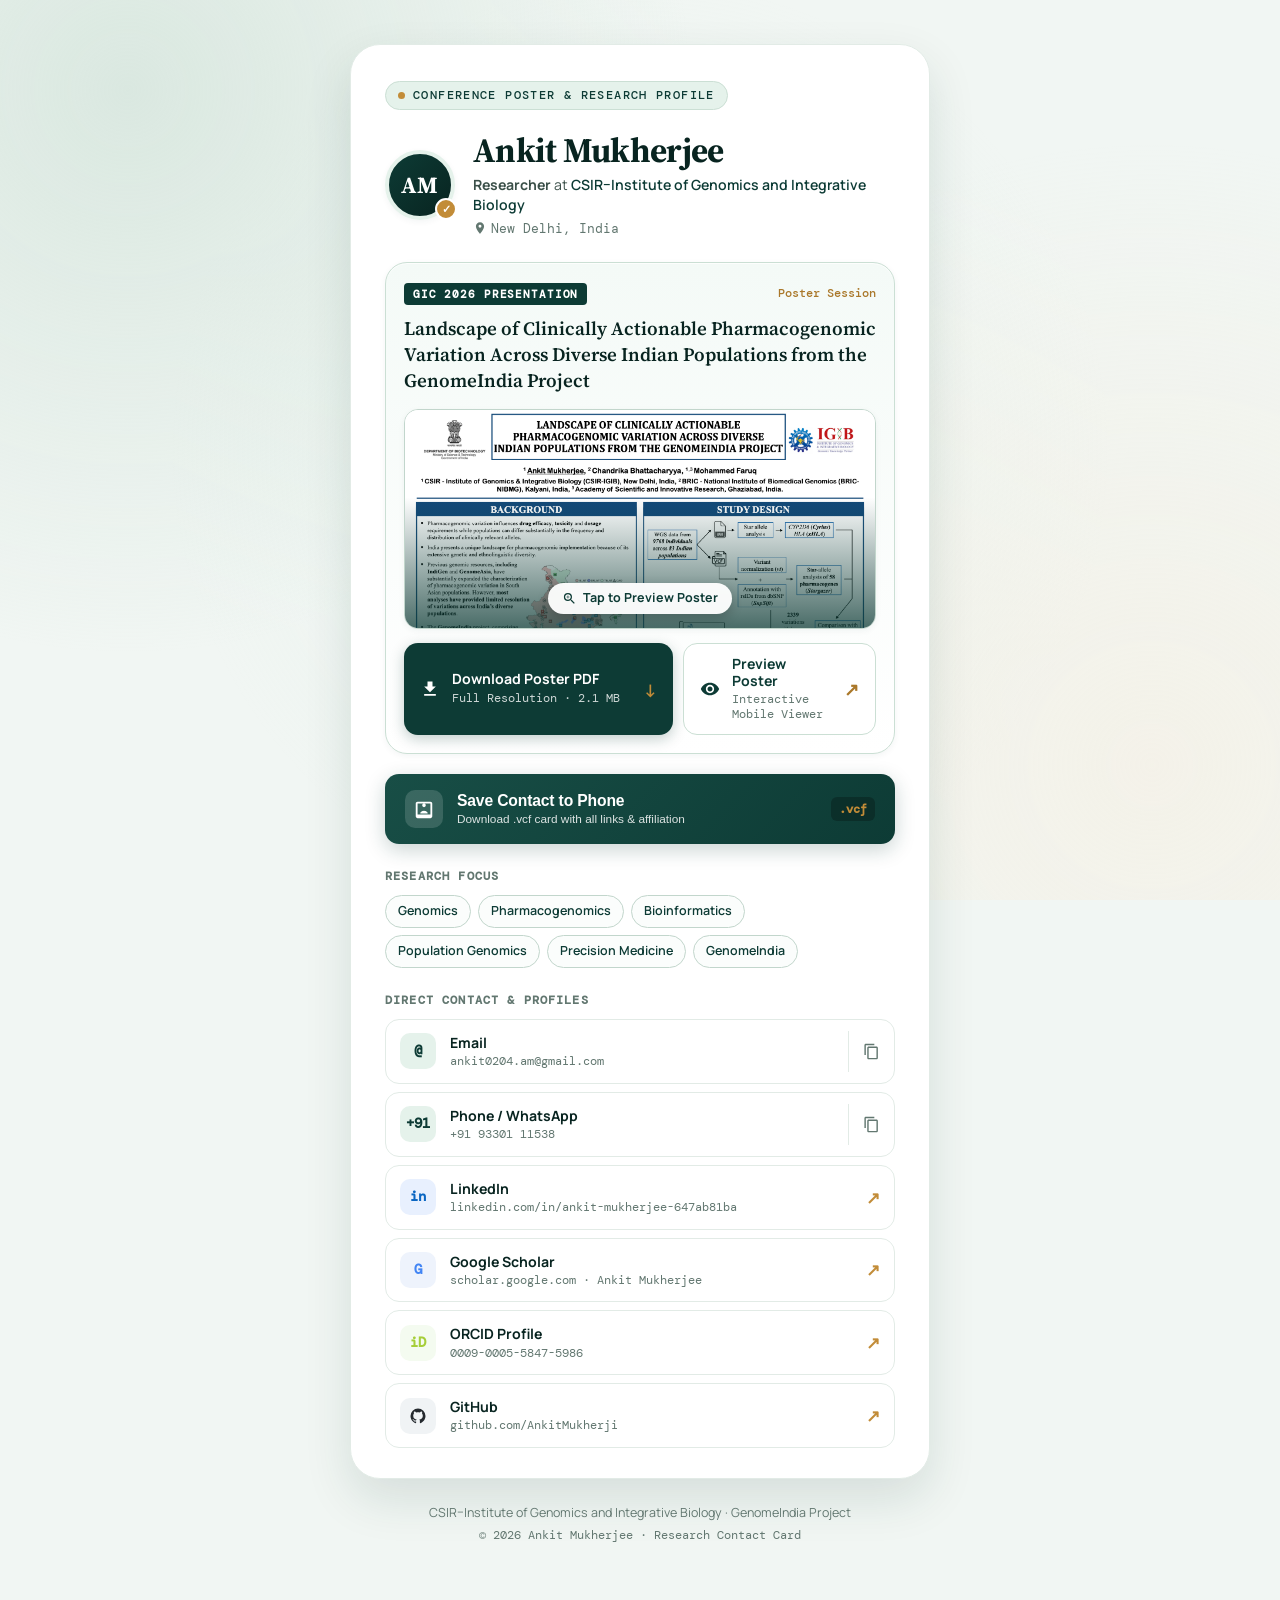
<file: index.html>
<!doctype html>
<html lang="en">
  <head>
    <meta charset="utf-8">
    <meta name="viewport" content="width=device-width, initial-scale=1, viewport-fit=cover">
    <meta name="theme-color" content="#0d3b35">
    <meta name="description" content="Research contact card and conference poster for Ankit Mukherjee (CSIR-IGIB). Download the GIC 2026 poster on pharmacogenomics in Indian populations and save contact details.">
    <meta name="author" content="Ankit Mukherjee">

    <!-- Open Graph / Social Media -->
    <meta property="og:type" content="profile">
    <meta property="og:title" content="Ankit Mukherjee | Research Contact & Poster (GIC 2026)">
    <meta property="og:description" content="Landscape of Clinically Actionable Pharmacogenomic Variation Across Diverse Indian Populations from the GenomeIndia Project — CSIR-IGIB.">
    <meta property="og:image" content="assets/poster-preview.png">
    <meta property="og:url" content="https://ankitmukherji.github.io/ankit-research-contact-card/">

    <!-- Twitter Card -->
    <meta name="twitter:card" content="summary_large_image">
    <meta name="twitter:title" content="Ankit Mukherjee | Research Contact & Poster (GIC 2026)">
    <meta name="twitter:description" content="Landscape of Clinically Actionable Pharmacogenomic Variation Across Diverse Indian Populations from the GenomeIndia Project — CSIR-IGIB.">
    <meta name="twitter:image" content="assets/poster-preview.png">

    <title>Ankit Mukherjee | Research Contact & Poster (GIC 2026)</title>

    <!-- Google Fonts -->
    <link rel="preconnect" href="https://fonts.googleapis.com">
    <link rel="preconnect" href="https://fonts.gstatic.com" crossorigin>
    <link href="https://fonts.googleapis.com/css2?family=DM+Mono:ital,wght@0,400;0,500;1,400&family=Manrope:wght@400;500;600;700;800&family=Source+Serif+4:ital,opsz,wght@0,8..60,600;0,8..60,700;1,8..60,400&display=swap" rel="stylesheet">
    
    <link rel="stylesheet" href="styles.css">
  </head>
  <body>
    <div class="background-mesh" aria-hidden="true"></div>

    <main class="shell">
      <section class="card" aria-labelledby="profile-name">
        <!-- Eyebrow Tag -->
        <div class="eyebrow">
          <span class="pulse-dot"></span>
          <span>CONFERENCE POSTER &amp; RESEARCH PROFILE</span>
        </div>

        <!-- Identity Section -->
        <header class="identity">
          <div class="monogram-wrapper">
            <div class="monogram" aria-hidden="true">AM</div>
            <div class="badge-check" title="Verified Researcher Profile">✓</div>
          </div>
          <div class="identity-text">
            <h1 id="profile-name">Ankit Mukherjee</h1>
            <p class="role-affiliation">
              <strong>Researcher</strong> at <span class="highlight-org">CSIR–Institute of Genomics and Integrative Biology</span>
            </p>
            <p class="location">
              <svg class="icon-inline" viewBox="0 0 24 24" aria-hidden="true"><path d="M12 2C8.13 2 5 5.13 5 9c0 5.25 7 13 7 13s7-7.75 7-13c0-3.87-3.13-7-7-7zm0 9.5a2.5 2.5 0 0 1 0-5 2.5 2.5 0 0 1 0 5z"/></svg>
              New Delhi, India
            </p>
          </div>
        </header>

        <!-- Conference Presentation Spotlight Card -->
        <section class="poster-spotlight" aria-labelledby="poster-heading">
          <div class="spotlight-header">
            <span class="pill-badge">GIC 2026 PRESENTATION</span>
            <span class="spotlight-format">Poster Session</span>
          </div>
          
          <h2 id="poster-heading" class="poster-title">
            Landscape of Clinically Actionable Pharmacogenomic Variation Across Diverse Indian Populations from the GenomeIndia Project
          </h2>

          <div class="poster-preview-card">
            <div class="poster-thumbnail-wrapper" id="openPosterPreviewBtn">
              <img src="assets/poster-preview.png" alt="Thumbnail preview of GIC 2026 conference poster" class="poster-thumbnail" loading="lazy">
              <div class="thumbnail-overlay">
                <span class="zoom-pill">
                  <svg viewBox="0 0 24 24" aria-hidden="true"><path d="M15.5 14h-.79l-.28-.27A6.471 6.471 0 0 0 16 9.5 6.5 6.5 0 1 0 9.5 16c1.61 0 3.09-.59 4.23-1.57l.27.28v.79l5 4.99L20.49 19l-4.99-5zm-6 0C7.01 14 5 11.99 5 9.5S7.01 5 9.5 5 14 7.01 14 9.5 11.99 14 9.5 14zm.5-7H9v2H7v1h2v2h1v-2h2V9h-2V7z"/></svg>
                  Tap to Preview Poster
                </span>
              </div>
            </div>

            <div class="poster-actions-grid">
              <a class="btn-action btn-poster-download" href="Ankit_Mukherjee_Poster_GIC2026.pdf" download="Ankit_Mukherjee_Poster_GIC2026.pdf">
                <svg viewBox="0 0 24 24" aria-hidden="true"><path d="M19 9h-4V3H9v6H5l7 7 7-7zM5 18v2h14v-2H5z"/></svg>
                <div class="btn-text">
                  <strong>Download Poster PDF</strong>
                  <small>Full Resolution · 2.1 MB</small>
                </div>
                <span class="arrow" aria-hidden="true">↓</span>
              </a>

              <button class="btn-action btn-preview-secondary" id="previewPosterBtn" type="button">
                <svg viewBox="0 0 24 24" aria-hidden="true"><path d="M12 4.5C7 4.5 2.73 7.61 1 12c1.73 4.39 6 7.5 11 7.5s9.27-3.11 11-7.5c-1.73-4.39-6-7.5-11-7.5zM12 17c-2.76 0-5-2.24-5-5s2.24-5 5-5 5 2.24 5 5-2.24 5-5 5zm0-8c-1.66 0-3 1.34-3 3s1.34 3 3 3 3-1.34 3-3-1.34-3-3-3z"/></svg>
                <div class="btn-text">
                  <strong>Preview Poster</strong>
                  <small>Interactive Mobile Viewer</small>
                </div>
                <span class="arrow" aria-hidden="true">↗</span>
              </button>
            </div>
          </div>
        </section>

        <!-- Save Contact Button (1-Tap vCard) -->
        <section class="save-contact-section">
          <button class="save-contact-btn" id="saveContactBtn" type="button" aria-label="Save contact card to device">
            <div class="btn-icon-wrapper">
              <svg viewBox="0 0 24 24" aria-hidden="true"><path d="M19 18H5V6h14m0-2H5c-1.1 0-2 .9-2 2v14c0 1.1.9 2 2 2h14c1.1 0 2-.9 2-2V6c0-1.1-.9-2-2-2zm-7 6a2 2 0 1 0 0-4 2 2 0 0 0 0 4zm4 6.5c0-1.67-3.33-2.5-4-2.5s-4 .83-4 2.5V17h8v-.5z"/></svg>
            </div>
            <div class="save-btn-content">
              <span class="save-btn-title">Save Contact to Phone</span>
              <span class="save-btn-desc">Download .vcf card with all links &amp; affiliation</span>
            </div>
            <span class="vcf-badge">.vcf</span>
          </button>
        </section>

        <!-- Research Interests Section -->
        <section class="interests-section" aria-labelledby="interests-heading">
          <h3 id="interests-heading" class="section-label">Research Focus</h3>
          <ul class="tag-list" aria-label="Research focus areas">
            <li>Genomics</li>
            <li>Pharmacogenomics</li>
            <li>Bioinformatics</li>
            <li>Population Genomics</li>
            <li>Precision Medicine</li>
            <li>GenomeIndia</li>
          </ul>
        </section>

        <!-- Contact Links Navigation -->
        <section class="links-section" aria-labelledby="links-heading">
          <h3 id="links-heading" class="section-label">Direct Contact &amp; Profiles</h3>
          
          <nav class="links-grid" aria-label="Contact channels">
            <!-- Email -->
            <div class="link-card link-email">
              <a href="mailto:ankit0204.am@gmail.com" class="link-main" title="Send Email to ankit0204.am@gmail.com">
                <span class="link-icon">@</span>
                <span class="link-info">
                  <strong>Email</strong>
                  <small>ankit0204.am@gmail.com</small>
                </span>
              </a>
              <button class="copy-btn" data-copy="ankit0204.am@gmail.com" title="Copy Email" aria-label="Copy Email address">
                <svg viewBox="0 0 24 24" aria-hidden="true"><path d="M16 1H4c-1.1 0-2 .9-2 2v14h2V3h12V1zm3 4H8c-1.1 0-2 .9-2 2v14c0 1.1.9 2 2 2h11c1.1 0 2-.9 2-2V7c0-1.1-.9-2-2-2zm0 16H8V7h11v14z"/></svg>
              </button>
            </div>

            <!-- Phone -->
            <div class="link-card link-phone">
              <a href="tel:+919330111538" class="link-main" title="Call +91 93301 11538">
                <span class="link-icon">+91</span>
                <span class="link-info">
                  <strong>Phone / WhatsApp</strong>
                  <small>+91 93301 11538</small>
                </span>
              </a>
              <button class="copy-btn" data-copy="+919330111538" title="Copy Phone Number" aria-label="Copy Phone number">
                <svg viewBox="0 0 24 24" aria-hidden="true"><path d="M16 1H4c-1.1 0-2 .9-2 2v14h2V3h12V1zm3 4H8c-1.1 0-2 .9-2 2v14c0 1.1.9 2 2 2h11c1.1 0 2-.9 2-2V7c0-1.1-.9-2-2-2zm0 16H8V7h11v14z"/></svg>
              </button>
            </div>

            <!-- LinkedIn -->
            <div class="link-card">
              <a href="https://www.linkedin.com/in/ankit-mukherjee-647ab81ba" target="_blank" rel="noopener noreferrer" class="link-main">
                <span class="link-icon link-icon-linkedin">in</span>
                <span class="link-info">
                  <strong>LinkedIn</strong>
                  <small>linkedin.com/in/ankit-mukherjee-647ab81ba</small>
                </span>
                <span class="external-arrow" aria-hidden="true">↗</span>
              </a>
            </div>

            <!-- Google Scholar -->
            <div class="link-card">
              <a href="https://scholar.google.com/citations?user=2D5kUnQAAAAJ&amp;hl=en" target="_blank" rel="noopener noreferrer" class="link-main">
                <span class="link-icon link-icon-scholar">G</span>
                <span class="link-info">
                  <strong>Google Scholar</strong>
                  <small>scholar.google.com · Ankit Mukherjee</small>
                </span>
                <span class="external-arrow" aria-hidden="true">↗</span>
              </a>
            </div>

            <!-- ORCID -->
            <div class="link-card">
              <a href="https://orcid.org/0009-0005-5847-5986" target="_blank" rel="noopener noreferrer" class="link-main">
                <span class="link-icon link-icon-orcid">iD</span>
                <span class="link-info">
                  <strong>ORCID Profile</strong>
                  <small>0009-0005-5847-5986</small>
                </span>
                <span class="external-arrow" aria-hidden="true">↗</span>
              </a>
            </div>

            <!-- GitHub -->
            <div class="link-card">
              <a href="https://github.com/AnkitMukherji" target="_blank" rel="noopener noreferrer" class="link-main">
                <span class="link-icon link-icon-github">
                  <svg viewBox="0 0 24 24" aria-hidden="true"><path d="M12 2A10 10 0 0 0 2 12c0 4.42 2.87 8.17 6.84 9.5.5.08.66-.23.66-.5v-1.69c-2.77.6-3.36-1.34-3.36-1.34-.46-1.16-1.11-1.47-1.11-1.47-.91-.62.07-.6.07-.6 1 .07 1.53 1.03 1.53 1.03.87 1.52 2.34 1.07 2.91.83.1-.65.35-1.09.63-1.34-2.22-.25-4.55-1.11-4.55-4.92 0-1.11.38-2 1.03-2.71-.1-.25-.45-1.29.1-2.64 0 0 .84-.27 2.75 1.02.79-.22 1.65-.33 2.5-.33.85 0 1.71.11 2.5.33 1.91-1.29 2.75-1.02 2.75-1.02.55 1.35.2 2.39.1 2.64.65.71 1.03 1.6 1.03 2.71 0 3.82-2.34 4.66-4.57 4.91.36.31.69.92.69 1.85V21c0 .27.16.59.67.5C19.14 20.16 22 16.42 22 12A10 10 0 0 0 12 2z"/></svg>
                </span>
                <span class="link-info">
                  <strong>GitHub</strong>
                  <small>github.com/AnkitMukherji</small>
                </span>
                <span class="external-arrow" aria-hidden="true">↗</span>
              </a>
            </div>
          </nav>
        </section>

      </section>

      <!-- Outside Subtitle / Last Updated -->
      <aside class="outside-footer">
        <p>CSIR–Institute of Genomics and Integrative Biology · GenomeIndia Project</p>
        <p class="copyright-line">© <span id="year">2026</span> Ankit Mukherjee · Research Contact Card</p>
      </aside>
    </main>

    <!-- Poster Lightbox / Preview Modal -->
    <div class="modal-backdrop" id="posterModal" aria-hidden="true" role="dialog" aria-modal="true" aria-labelledby="modalTitle">
      <div class="modal-container">
        <div class="modal-header">
          <div class="modal-title-group">
            <span class="modal-badge">POSTER PREVIEW</span>
            <h3 id="modalTitle">Pharmacogenomic Variation in Indian Populations</h3>
          </div>
          <div class="modal-actions">
            <a href="Ankit_Mukherjee_Poster_GIC2026.pdf" download class="modal-download-btn" title="Download Poster PDF">
              <svg viewBox="0 0 24 24" aria-hidden="true"><path d="M19 9h-4V3H9v6H5l7 7 7-7zM5 18v2h14v-2H5z"/></svg>
              <span>Download PDF</span>
            </a>
            <button class="modal-close-btn" id="closeModalBtn" type="button" aria-label="Close poster preview">✕</button>
          </div>
        </div>
        <div class="modal-body" id="modalBody">
          <img src="assets/poster-preview.png" alt="High resolution conference poster" class="modal-poster-img" id="modalPosterImg">
        </div>
        <div class="modal-footer">
          <span>Pinch or click image to zoom · GIC 2026 Conference Presentation</span>
        </div>
      </div>
    </div>

    <!-- Toast Notification Popup -->
    <div class="toast" id="toastNotification" role="status" aria-live="polite"></div>

    <script src="script.js"></script>
  </body>
</html>
</file>
<file: styles.css>
/* ==============================================================================
   Conference Poster Contact Card Stylesheet
   Author: Ankit Mukherjee (CSIR-IGIB)
   ============================================================================== */

:root {
  --forest-900: #082420;
  --forest-800: #0d3b35;
  --forest-700: #145048;
  --forest-600: #1b665c;
  --mint-50: #f4faf7;
  --mint-100: #e5f2eb;
  --mint-200: #cbdfd4;
  --gold-500: #c28c38;
  --gold-600: #aa782a;
  --gold-50: #fdf9f1;
  --ink-900: #142420;
  --ink-700: #3b5049;
  --ink-500: #627770;
  --surface: #ffffff;
  --surface-raised: #fbfdfc;
  --border-subtle: #e2ebe6;
  --border-strong: #c2d6cc;
  --radius-sm: 8px;
  --radius-md: 14px;
  --radius-lg: 22px;
  --radius-xl: 30px;
  --shadow-sm: 0 2px 6px rgba(13, 59, 53, 0.05);
  --shadow-md: 0 8px 24px rgba(13, 59, 53, 0.08);
  --shadow-lg: 0 20px 48px rgba(13, 59, 53, 0.12);
  --font-serif: "Source Serif 4", Georgia, Cambria, serif;
  --font-sans: "Manrope", -apple-system, BlinkMacSystemFont, "Segoe UI", Roboto, sans-serif;
  --font-mono: "DM Mono", Menlo, Consolas, monospace;
}

*, *::before, *::after {
  box-sizing: border-box;
  margin: 0;
  padding: 0;
}

html {
  font-size: 16px;
  -webkit-text-size-adjust: 100%;
  scroll-behavior: smooth;
}

body {
  min-height: 100vh;
  color: var(--ink-900);
  background-color: #f1f6f3;
  font-family: var(--font-sans);
  line-height: 1.5;
  -webkit-font-smoothing: antialiased;
  -moz-osx-font-smoothing: grayscale;
  position: relative;
  overflow-x: hidden;
}

/* Ambient Background Mesh */
.background-mesh {
  position: fixed;
  inset: 0;
  pointer-events: none;
  z-index: 0;
  background: 
    radial-gradient(circle at 10% 10%, rgba(203, 223, 212, 0.6) 0%, transparent 40%),
    radial-gradient(circle at 90% 85%, rgba(247, 238, 223, 0.5) 0%, transparent 45%),
    radial-gradient(circle at 50% 50%, rgba(229, 242, 235, 0.4) 0%, transparent 60%);
}

/* Main Container Shell */
.shell {
  position: relative;
  z-index: 1;
  width: 100%;
  max-width: 620px;
  margin: 0 auto;
  padding: 24px 16px 48px;
}

@media (min-width: 640px) {
  .shell {
    padding: 44px 20px 60px;
  }
}

/* Main Card */
.card {
  background: var(--surface);
  border: 1px solid var(--border-subtle);
  border-radius: var(--radius-xl);
  box-shadow: var(--shadow-lg);
  padding: 26px 20px 24px;
  transition: box-shadow 0.3s ease;
}

@media (min-width: 540px) {
  .card {
    padding: 36px 34px 30px;
  }
}

/* Eyebrow Label */
.eyebrow {
  display: inline-flex;
  align-items: center;
  gap: 8px;
  color: var(--forest-800);
  font-family: var(--font-mono);
  font-size: 0.72rem;
  font-weight: 500;
  letter-spacing: 0.12em;
  text-transform: uppercase;
  background: var(--mint-100);
  padding: 5px 12px;
  border-radius: 999px;
  border: 1px solid var(--mint-200);
}

.pulse-dot {
  width: 7px;
  height: 7px;
  border-radius: 50%;
  background-color: var(--gold-500);
  box-shadow: 0 0 0 0 rgba(194, 140, 56, 0.7);
  animation: pulse-ring 2s infinite cubic-bezier(0.45, 0, 0.2, 1);
}

@keyframes pulse-ring {
  0% { box-shadow: 0 0 0 0 rgba(194, 140, 56, 0.7); }
  70% { box-shadow: 0 0 0 6px rgba(194, 140, 56, 0); }
  100% { box-shadow: 0 0 0 0 rgba(194, 140, 56, 0); }
}

/* Identity Section */
.identity {
  display: flex;
  align-items: center;
  gap: 18px;
  margin: 22px 0 24px;
}

.monogram-wrapper {
  position: relative;
  flex-shrink: 0;
}

.monogram {
  width: 70px;
  height: 70px;
  border-radius: 50%;
  background: linear-gradient(135deg, var(--forest-800) 0%, var(--forest-900) 100%);
  color: #ffffff;
  display: flex;
  align-items: center;
  justify-content: center;
  font-family: var(--font-serif);
  font-size: 1.45rem;
  font-weight: 700;
  letter-spacing: 0.04em;
  border: 4px solid var(--mint-100);
  box-shadow: var(--shadow-sm);
}

.badge-check {
  position: absolute;
  bottom: 0;
  right: -2px;
  width: 22px;
  height: 22px;
  border-radius: 50%;
  background: var(--gold-500);
  color: #ffffff;
  font-size: 0.7rem;
  font-weight: 800;
  display: grid;
  place-items: center;
  border: 2px solid #ffffff;
}

.identity-text h1 {
  color: var(--forest-900);
  font-family: var(--font-serif);
  font-size: clamp(1.65rem, 5.5vw, 2.15rem);
  font-weight: 700;
  line-height: 1.1;
  letter-spacing: -0.02em;
  margin-bottom: 5px;
}

.role-affiliation {
  font-size: 0.88rem;
  color: var(--ink-700);
  line-height: 1.4;
}

.highlight-org {
  font-weight: 600;
  color: var(--forest-800);
}

.location {
  display: flex;
  align-items: center;
  gap: 4px;
  font-size: 0.8rem;
  color: var(--ink-500);
  margin-top: 4px;
  font-family: var(--font-mono);
}

.icon-inline {
  width: 14px;
  height: 14px;
  fill: currentColor;
}

/* ==============================================================================
   Poster Spotlight Section
   ============================================================================== */

.poster-spotlight {
  background: linear-gradient(180deg, var(--mint-50) 0%, #ffffff 100%);
  border: 1px solid var(--mint-200);
  border-radius: var(--radius-lg);
  padding: 20px 18px 18px;
  margin-bottom: 20px;
  box-shadow: inset 0 1px 0 rgba(255, 255, 255, 0.8), var(--shadow-sm);
}

.spotlight-header {
  display: flex;
  align-items: center;
  justify-content: space-between;
  gap: 8px;
  margin-bottom: 10px;
}

.pill-badge {
  background: var(--forest-800);
  color: #ffffff;
  font-family: var(--font-mono);
  font-size: 0.68rem;
  font-weight: 700;
  letter-spacing: 0.08em;
  padding: 3px 9px;
  border-radius: 4px;
}

.spotlight-format {
  font-family: var(--font-mono);
  font-size: 0.72rem;
  color: var(--gold-600);
  font-weight: 500;
}

.poster-title {
  font-family: var(--font-serif);
  font-size: clamp(1.02rem, 3.2vw, 1.18rem);
  font-weight: 600;
  line-height: 1.38;
  color: var(--forest-900);
  margin-bottom: 16px;
}

.poster-preview-card {
  display: flex;
  flex-direction: column;
  gap: 14px;
}

.poster-thumbnail-wrapper {
  position: relative;
  border-radius: var(--radius-md);
  overflow: hidden;
  border: 1px solid var(--border-strong);
  background: #ffffff;
  cursor: pointer;
  max-height: 220px;
  box-shadow: var(--shadow-sm);
  transition: transform 0.2s ease, box-shadow 0.2s ease;
}

.poster-thumbnail-wrapper:hover {
  transform: translateY(-2px);
  box-shadow: var(--shadow-md);
}

.poster-thumbnail {
  width: 100%;
  height: 100%;
  max-height: 220px;
  object-fit: cover;
  object-position: top center;
  display: block;
}

.thumbnail-overlay {
  position: absolute;
  inset: 0;
  background: linear-gradient(180deg, transparent 40%, rgba(13, 59, 53, 0.75) 100%);
  display: flex;
  align-items: flex-end;
  justify-content: center;
  padding-bottom: 14px;
}

.zoom-pill {
  display: inline-flex;
  align-items: center;
  gap: 6px;
  background: rgba(255, 255, 255, 0.95);
  color: var(--forest-800);
  font-size: 0.78rem;
  font-weight: 700;
  padding: 6px 14px;
  border-radius: 999px;
  box-shadow: 0 4px 12px rgba(0, 0, 0, 0.2);
  backdrop-filter: blur(4px);
}

.zoom-pill svg {
  width: 15px;
  height: 15px;
  fill: currentColor;
}

.poster-actions-grid {
  display: grid;
  grid-template-columns: 1fr;
  gap: 10px;
}

@media (min-width: 480px) {
  .poster-actions-grid {
    grid-template-columns: 1.4fr 1fr;
  }
}

.btn-action {
  display: flex;
  align-items: center;
  gap: 12px;
  padding: 12px 16px;
  border-radius: var(--radius-md);
  text-decoration: none;
  font-family: var(--font-sans);
  cursor: pointer;
  transition: all 0.18s ease;
  border: none;
  text-align: left;
}

.btn-action svg {
  width: 20px;
  height: 20px;
  flex-shrink: 0;
}

.btn-action .btn-text strong {
  display: block;
  font-size: 0.88rem;
  font-weight: 700;
  line-height: 1.2;
}

.btn-action .btn-text small {
  display: block;
  font-size: 0.72rem;
  margin-top: 2px;
  font-family: var(--font-mono);
}

.btn-action .arrow {
  margin-left: auto;
  font-size: 1.1rem;
  font-weight: 700;
}

.btn-poster-download {
  background: var(--forest-800);
  color: #ffffff;
  box-shadow: 0 4px 14px rgba(13, 59, 53, 0.25);
}

.btn-poster-download svg {
  fill: currentColor;
}

.btn-poster-download .btn-text small {
  color: rgba(255, 255, 255, 0.8);
}

.btn-poster-download .arrow {
  color: var(--gold-500);
}

.btn-poster-download:hover {
  background: var(--forest-700);
  transform: translateY(-1px);
  box-shadow: 0 6px 18px rgba(13, 59, 53, 0.35);
}

.btn-preview-secondary {
  background: var(--surface);
  color: var(--forest-800);
  border: 1px solid var(--mint-200);
}

.btn-preview-secondary svg {
  fill: var(--forest-800);
}

.btn-preview-secondary .btn-text small {
  color: var(--ink-500);
}

.btn-preview-secondary .arrow {
  color: var(--gold-600);
}

.btn-preview-secondary:hover {
  background: var(--mint-100);
  border-color: var(--border-strong);
}

/* ==============================================================================
   Save Contact 1-Tap vCard Button
   ============================================================================== */

.save-contact-section {
  margin-bottom: 24px;
}

.save-contact-btn {
  width: 100%;
  display: flex;
  align-items: center;
  gap: 14px;
  padding: 16px 20px;
  background: linear-gradient(135deg, #184e46 0%, var(--forest-800) 100%);
  color: #ffffff;
  border: none;
  border-radius: var(--radius-md);
  cursor: pointer;
  box-shadow: 0 6px 20px rgba(13, 59, 53, 0.22);
  transition: transform 0.15s ease, box-shadow 0.15s ease, background 0.15s ease;
  text-align: left;
}

.save-contact-btn:hover {
  background: linear-gradient(135deg, #1c5b52 0%, var(--forest-700) 100%);
  transform: translateY(-2px);
  box-shadow: 0 8px 24px rgba(13, 59, 53, 0.3);
}

.save-contact-btn:active {
  transform: translateY(1px);
}

.save-contact-btn:focus-visible {
  outline: 3px solid var(--gold-500);
  outline-offset: 3px;
}

.btn-icon-wrapper {
  width: 38px;
  height: 38px;
  border-radius: 10px;
  background: rgba(255, 255, 255, 0.15);
  display: grid;
  place-items: center;
  flex-shrink: 0;
}

.btn-icon-wrapper svg {
  width: 22px;
  height: 22px;
  fill: #ffffff;
}

.save-btn-content {
  flex-grow: 1;
}

.save-btn-title {
  display: block;
  font-size: 0.98rem;
  font-weight: 800;
  letter-spacing: -0.01em;
}

.save-btn-desc {
  display: block;
  font-size: 0.74rem;
  color: rgba(255, 255, 255, 0.85);
  margin-top: 2px;
}

.vcf-badge {
  font-family: var(--font-mono);
  font-size: 0.75rem;
  font-weight: 700;
  color: var(--gold-500);
  background: rgba(0, 0, 0, 0.25);
  padding: 4px 8px;
  border-radius: 6px;
}

/* ==============================================================================
   Research Interests Tags
   ============================================================================== */

.interests-section {
  margin-bottom: 24px;
}

.section-label {
  font-family: var(--font-mono);
  font-size: 0.72rem;
  font-weight: 600;
  text-transform: uppercase;
  letter-spacing: 0.1em;
  color: var(--ink-500);
  margin-bottom: 10px;
}

.tag-list {
  display: flex;
  flex-wrap: wrap;
  gap: 7px;
  list-style: none;
}

.tag-list li {
  background: var(--surface-raised);
  border: 1px solid var(--border-strong);
  color: var(--forest-800);
  font-size: 0.78rem;
  font-weight: 600;
  padding: 6px 12px;
  border-radius: 999px;
  transition: background 0.15s ease, border-color 0.15s ease;
}

.tag-list li:hover {
  background: var(--mint-100);
  border-color: var(--forest-600);
}

/* ==============================================================================
   Contact Channels / Links
   ============================================================================== */

.links-section {
  margin-bottom: 0;
}

.links-grid {
  display: flex;
  flex-direction: column;
  gap: 8px;
}

.link-card {
  display: flex;
  align-items: center;
  background: var(--surface);
  border: 1px solid var(--border-subtle);
  border-radius: var(--radius-md);
  transition: border-color 0.18s ease, box-shadow 0.18s ease, transform 0.18s ease;
}

.link-card:hover {
  border-color: var(--mint-200);
  box-shadow: var(--shadow-sm);
  transform: translateY(-1px);
}

.link-main {
  display: flex;
  align-items: center;
  gap: 14px;
  padding: 12px 14px;
  flex-grow: 1;
  text-decoration: none;
  color: inherit;
  min-width: 0;
}

.link-icon {
  width: 36px;
  height: 36px;
  border-radius: 10px;
  background: var(--mint-100);
  color: var(--forest-800);
  display: grid;
  place-items: center;
  font-family: var(--font-mono);
  font-size: 0.85rem;
  font-weight: 700;
  flex-shrink: 0;
}

.link-icon svg {
  width: 18px;
  height: 18px;
  fill: currentColor;
}

.link-icon-linkedin { background: #e8f0fe; color: #0a66c2; }
.link-icon-scholar  { background: #eef3fc; color: #4285f4; font-weight: 800; }
.link-icon-orcid    { background: #f4fbf0; color: #a6ce39; font-weight: 800; }
.link-icon-github   { background: #f0f3f5; color: #24292e; }

.link-info {
  min-width: 0;
  flex-grow: 1;
}

.link-info strong {
  display: block;
  font-size: 0.88rem;
  color: var(--forest-900);
  font-weight: 700;
}

.link-info small {
  display: block;
  font-size: 0.74rem;
  color: var(--ink-500);
  font-family: var(--font-mono);
  overflow: hidden;
  text-overflow: ellipsis;
  white-space: nowrap;
}

.external-arrow {
  color: var(--gold-500);
  font-size: 1.05rem;
  font-weight: 700;
  margin-left: 6px;
}

/* Copy Action Button */
.copy-btn {
  background: none;
  border: none;
  padding: 12px 14px;
  color: var(--ink-500);
  cursor: pointer;
  display: grid;
  place-items: center;
  border-left: 1px solid var(--border-subtle);
  border-radius: 0 var(--radius-md) var(--radius-md) 0;
  transition: color 0.15s ease, background 0.15s ease;
}

.copy-btn svg {
  width: 17px;
  height: 17px;
  fill: currentColor;
}

.copy-btn:hover {
  color: var(--forest-800);
  background: var(--mint-50);
}

.copy-btn:focus-visible,
.link-main:focus-visible {
  outline: 2px solid var(--gold-500);
  outline-offset: -2px;
}

/* ==============================================================================
   Footer & Scannable QR Share
   ============================================================================== */

.card-footer {
  display: grid;
  grid-template-columns: auto 1fr;
  align-items: center;
  gap: 18px;
  background: var(--mint-50);
  border: 1px solid var(--mint-200);
  border-radius: var(--radius-lg);
  padding: 18px;
}

@media (max-width: 460px) {
  .card-footer {
    grid-template-columns: 1fr;
    text-align: center;
    justify-items: center;
  }
}

.qr-box {
  background: #ffffff;
  padding: 10px;
  border-radius: var(--radius-md);
  border: 1px solid var(--border-strong);
  display: grid;
  place-items: center;
  box-shadow: var(--shadow-sm);
}

.qr-img {
  width: 140px;
  height: 140px;
  display: block;
  image-rendering: pixelated;
}

@media (max-width: 460px) {
  .qr-img {
    width: 170px;
    height: 170px;
  }
}

.footer-details h4 {
  font-family: var(--font-serif);
  font-size: 0.98rem;
  font-weight: 700;
  color: var(--forest-900);
  margin-bottom: 4px;
}

.footer-details p {
  font-size: 0.76rem;
  color: var(--ink-500);
  line-height: 1.45;
  margin-bottom: 10px;
}

.qr-download-links {
  display: flex;
  flex-wrap: wrap;
  align-items: center;
  gap: 8px;
  font-size: 0.74rem;
  font-family: var(--font-mono);
  color: var(--ink-500);
}

@media (max-width: 460px) {
  .qr-download-links {
    justify-content: center;
  }
}

.qr-sublink {
  color: var(--forest-800);
  font-weight: 700;
  text-decoration: underline;
  text-underline-offset: 2px;
}

.qr-sublink:hover {
  color: var(--gold-600);
}

/* Outside Footer Note */
.outside-footer {
  text-align: center;
  margin-top: 24px;
  color: var(--ink-500);
  font-size: 0.78rem;
  line-height: 1.6;
}

.copyright-line {
  font-family: var(--font-mono);
  font-size: 0.72rem;
  color: var(--ink-500);
  margin-top: 4px;
}

/* ==============================================================================
   Poster Lightbox / Preview Modal
   ============================================================================== */

.modal-backdrop {
  position: fixed;
  inset: 0;
  background: rgba(8, 36, 32, 0.85);
  backdrop-filter: blur(8px);
  -webkit-backdrop-filter: blur(8px);
  z-index: 1000;
  display: flex;
  align-items: center;
  justify-content: center;
  padding: 16px;
  opacity: 0;
  pointer-events: none;
  transition: opacity 0.25s ease;
}

.modal-backdrop.is-open {
  opacity: 1;
  pointer-events: auto;
}

.modal-container {
  background: #ffffff;
  border-radius: var(--radius-lg);
  box-shadow: 0 25px 60px rgba(0, 0, 0, 0.4);
  width: 100%;
  max-width: 900px;
  max-height: 92vh;
  display: flex;
  flex-direction: column;
  overflow: hidden;
  transform: scale(0.95);
  transition: transform 0.25s cubic-bezier(0.16, 1, 0.3, 1);
}

.modal-backdrop.is-open .modal-container {
  transform: scale(1);
}

.modal-header {
  display: flex;
  align-items: center;
  justify-content: space-between;
  padding: 14px 20px;
  background: var(--mint-50);
  border-bottom: 1px solid var(--border-subtle);
  gap: 12px;
}

.modal-title-group {
  min-width: 0;
}

.modal-badge {
  font-family: var(--font-mono);
  font-size: 0.65rem;
  font-weight: 700;
  color: var(--gold-600);
  letter-spacing: 0.08em;
  display: block;
}

.modal-title-group h3 {
  font-family: var(--font-serif);
  font-size: 0.98rem;
  color: var(--forest-900);
  white-space: nowrap;
  overflow: hidden;
  text-overflow: ellipsis;
}

.modal-actions {
  display: flex;
  align-items: center;
  gap: 10px;
  flex-shrink: 0;
}

.modal-download-btn {
  display: inline-flex;
  align-items: center;
  gap: 6px;
  background: var(--forest-800);
  color: #ffffff;
  text-decoration: none;
  font-size: 0.78rem;
  font-weight: 700;
  padding: 6px 12px;
  border-radius: var(--radius-sm);
  transition: background 0.15s ease;
}

.modal-download-btn svg {
  width: 14px;
  height: 14px;
  fill: currentColor;
}

.modal-download-btn:hover {
  background: var(--forest-700);
}

.modal-close-btn {
  background: #ffffff;
  border: 1px solid var(--border-strong);
  width: 32px;
  height: 32px;
  border-radius: 50%;
  font-size: 0.95rem;
  color: var(--ink-700);
  cursor: pointer;
  display: grid;
  place-items: center;
  transition: all 0.15s ease;
}

.modal-close-btn:hover {
  background: var(--mint-100);
  color: var(--forest-900);
}

.modal-body {
  flex-grow: 1;
  overflow: auto;
  padding: 16px;
  background: #2a3d37;
  display: flex;
  align-items: center;
  justify-content: center;
  cursor: zoom-in;
}

.modal-body.is-zoomed {
  cursor: zoom-out;
  align-items: flex-start;
}

.modal-poster-img {
  max-width: 100%;
  height: auto;
  border-radius: 4px;
  box-shadow: 0 10px 30px rgba(0, 0, 0, 0.3);
  transition: transform 0.2s ease;
}

.modal-body.is-zoomed .modal-poster-img {
  max-width: none;
  width: 180%;
}

.modal-footer {
  padding: 10px 18px;
  background: var(--mint-50);
  border-top: 1px solid var(--border-subtle);
  font-size: 0.72rem;
  color: var(--ink-500);
  font-family: var(--font-mono);
  text-align: center;
}

/* ==============================================================================
   Toast Notification
   ============================================================================== */

.toast {
  position: fixed;
  bottom: 24px;
  left: 50%;
  transform: translateX(-50%) translateY(100px);
  background: var(--forest-900);
  color: #ffffff;
  font-size: 0.84rem;
  font-weight: 600;
  padding: 10px 20px;
  border-radius: 999px;
  box-shadow: 0 10px 30px rgba(0, 0, 0, 0.25);
  border: 1px solid var(--gold-500);
  z-index: 2000;
  opacity: 0;
  pointer-events: none;
  transition: transform 0.3s cubic-bezier(0.16, 1, 0.3, 1), opacity 0.3s ease;
}

.toast.show {
  transform: translateX(-50%) translateY(0);
  opacity: 1;
}

/* Accessibility: Reduced Motion */
@media (prefers-reduced-motion: reduce) {
  *, *::before, *::after {
    animation-duration: 0.01ms !important;
    animation-iteration-count: 1 !important;
    transition-duration: 0.01ms !important;
  }
}
</file>
